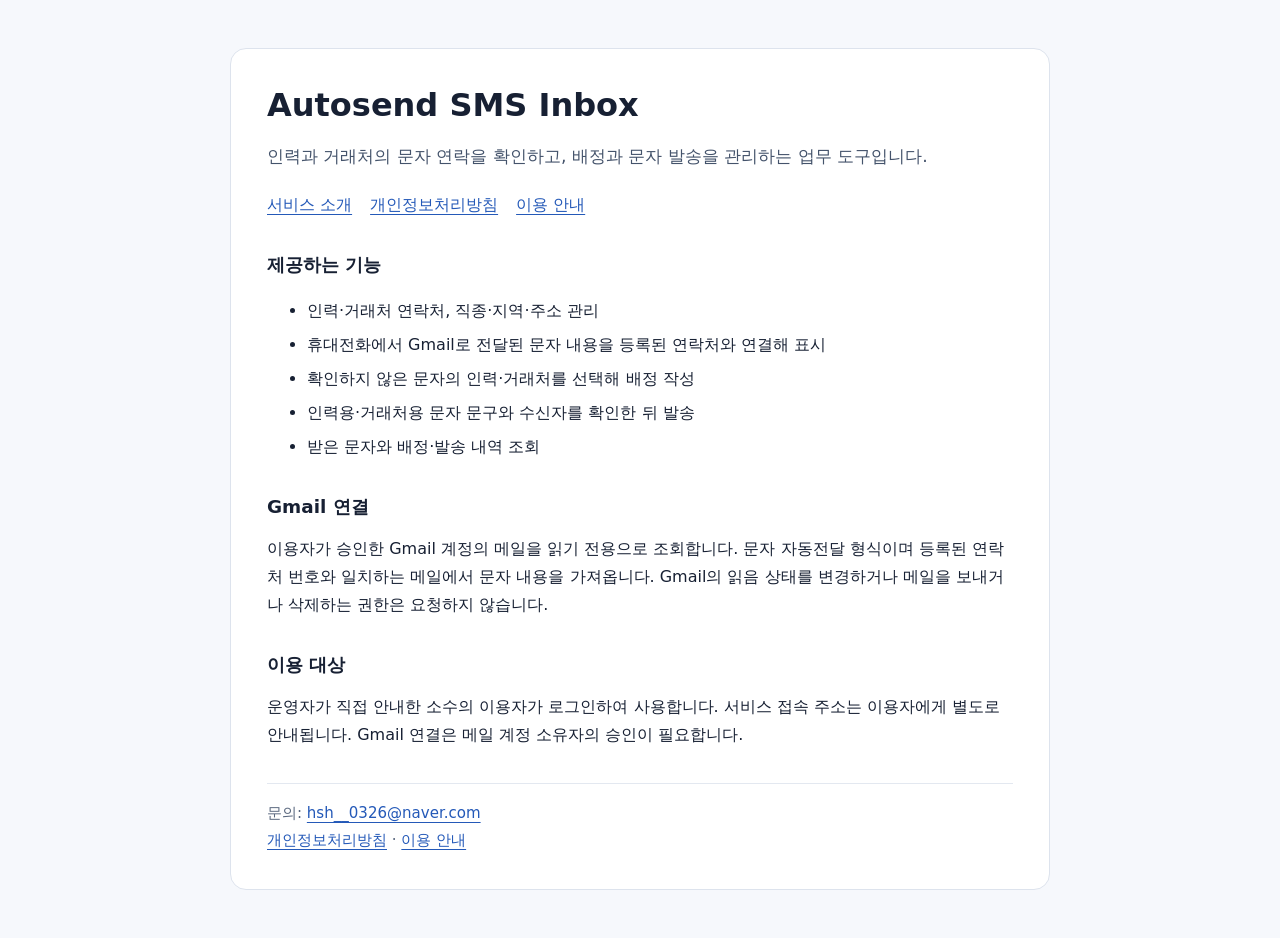
<file: index.html>
<!doctype html>
<html lang="ko"><head><meta charset="utf-8"><meta name="viewport" content="width=device-width,initial-scale=1"><meta name="description" content="Autosend SMS Inbox의 기능과 Gmail 데이터 처리 안내"><title>Autosend SMS Inbox</title><link rel="stylesheet" href="site.css"></head>
<body><main><h1>Autosend SMS Inbox</h1><p class="intro">인력과 거래처의 문자 연락을 확인하고, 배정과 문자 발송을 관리하는 업무 도구입니다.</p><nav aria-label="서비스 안내"><a href="index.html" aria-current="page">서비스 소개</a><a href="privacy.html">개인정보처리방침</a><a href="terms.html">이용 안내</a></nav>
<h2>제공하는 기능</h2><ul><li>인력·거래처 연락처, 직종·지역·주소 관리</li><li>휴대전화에서 Gmail로 전달된 문자 내용을 등록된 연락처와 연결해 표시</li><li>확인하지 않은 문자의 인력·거래처를 선택해 배정 작성</li><li>인력용·거래처용 문자 문구와 수신자를 확인한 뒤 발송</li><li>받은 문자와 배정·발송 내역 조회</li></ul>
<h2>Gmail 연결</h2><p>이용자가 승인한 Gmail 계정의 메일을 읽기 전용으로 조회합니다. 문자 자동전달 형식이며 등록된 연락처 번호와 일치하는 메일에서 문자 내용을 가져옵니다. Gmail의 읽음 상태를 변경하거나 메일을 보내거나 삭제하는 권한은 요청하지 않습니다.</p>
<h2>이용 대상</h2><p>운영자가 직접 안내한 소수의 이용자가 로그인하여 사용합니다. 서비스 접속 주소는 이용자에게 별도로 안내됩니다. Gmail 연결은 메일 계정 소유자의 승인이 필요합니다.</p>
<footer>문의: <a href="mailto:hsh__0326@naver.com">hsh__0326@naver.com</a><br><a href="privacy.html">개인정보처리방침</a> · <a href="terms.html">이용 안내</a></footer></main></body></html>
</file>
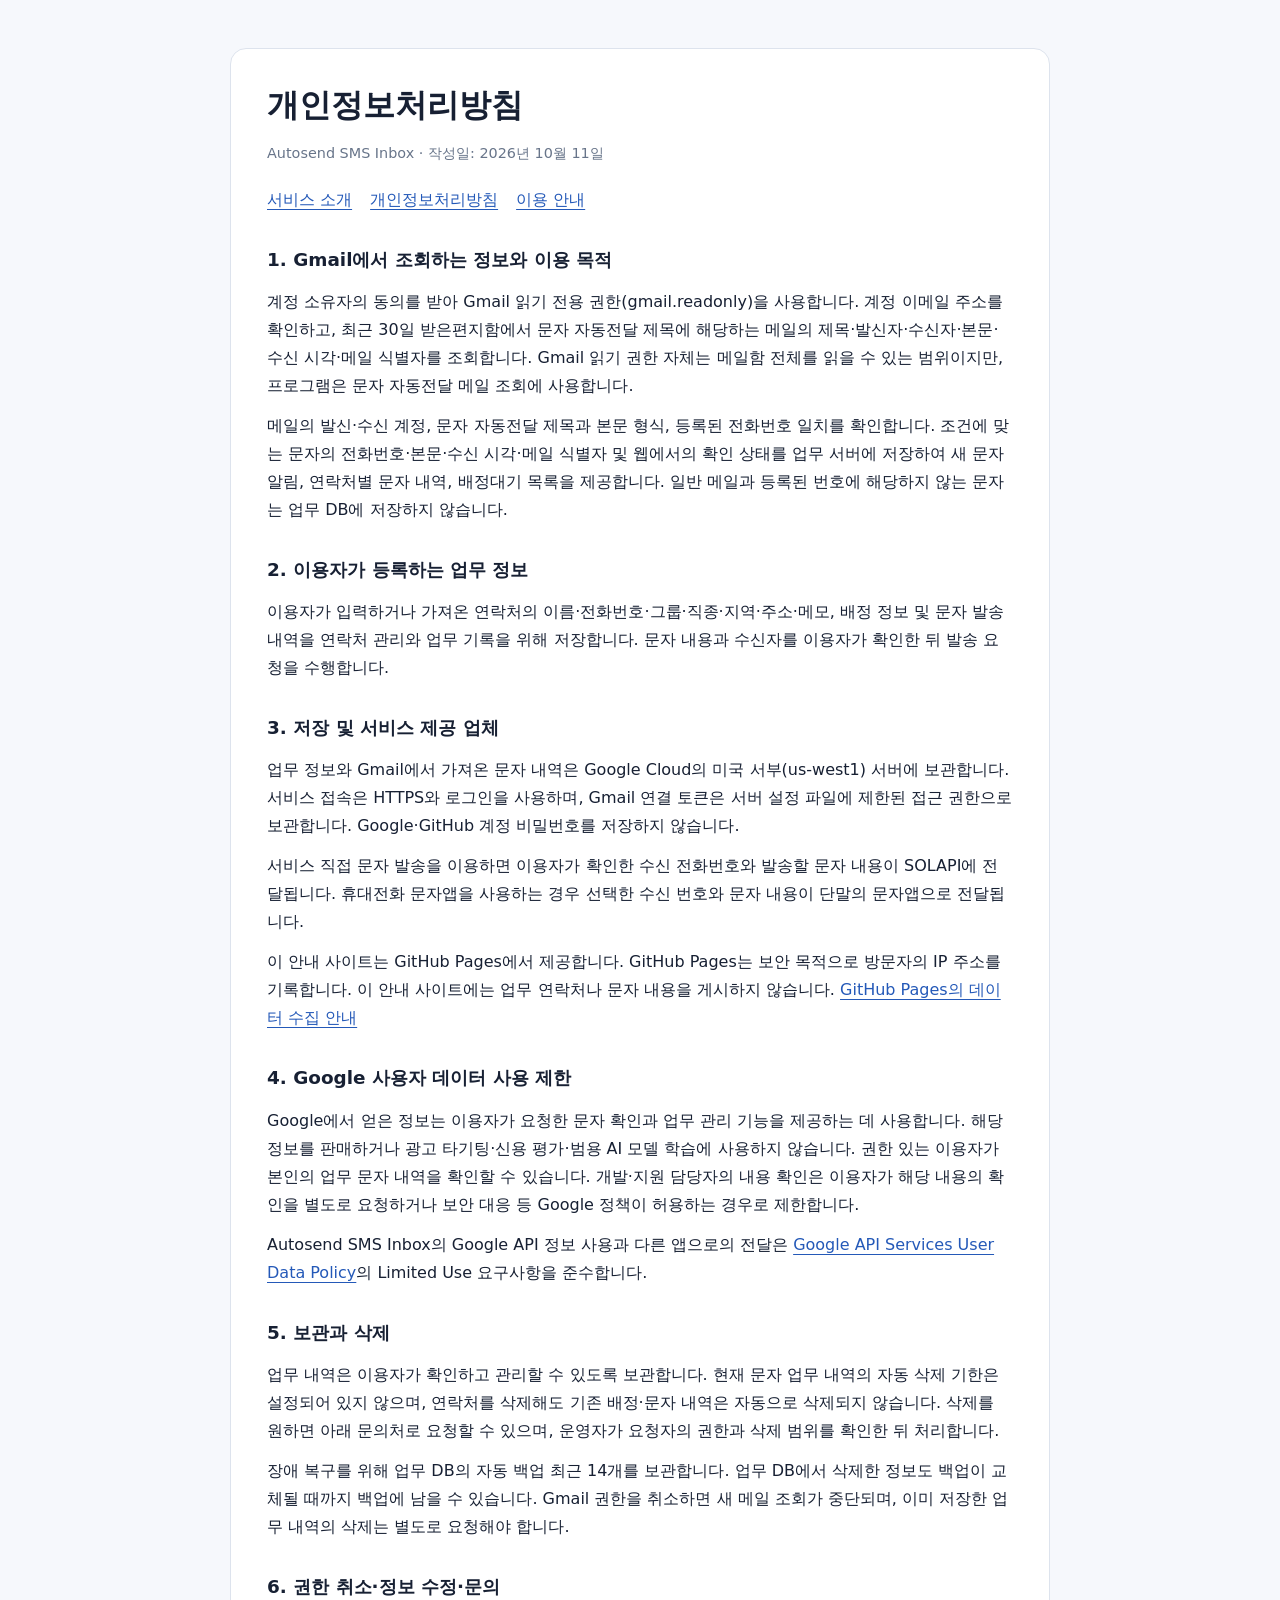
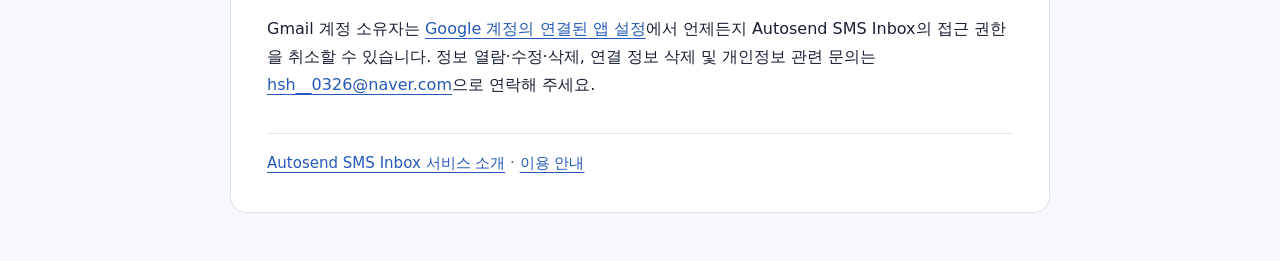
<file: privacy.html>
<!doctype html>
<html lang="ko"><head><meta charset="utf-8"><meta name="viewport" content="width=device-width,initial-scale=1"><title>개인정보처리방침 · Autosend SMS Inbox</title><link rel="stylesheet" href="site.css"></head>
<body><main><h1>개인정보처리방침</h1><p class="date">Autosend SMS Inbox · 작성일: 2026년 10월 11일</p><nav aria-label="서비스 안내"><a href="index.html">서비스 소개</a><a href="privacy.html" aria-current="page">개인정보처리방침</a><a href="terms.html">이용 안내</a></nav>
<h2>1. Gmail에서 조회하는 정보와 이용 목적</h2><p>계정 소유자의 동의를 받아 Gmail 읽기 전용 권한(gmail.readonly)을 사용합니다. 계정 이메일 주소를 확인하고, 최근 30일 받은편지함에서 문자 자동전달 제목에 해당하는 메일의 제목·발신자·수신자·본문·수신 시각·메일 식별자를 조회합니다. Gmail 읽기 권한 자체는 메일함 전체를 읽을 수 있는 범위이지만, 프로그램은 문자 자동전달 메일 조회에 사용합니다.</p><p>메일의 발신·수신 계정, 문자 자동전달 제목과 본문 형식, 등록된 전화번호 일치를 확인합니다. 조건에 맞는 문자의 전화번호·본문·수신 시각·메일 식별자 및 웹에서의 확인 상태를 업무 서버에 저장하여 새 문자 알림, 연락처별 문자 내역, 배정대기 목록을 제공합니다. 일반 메일과 등록된 번호에 해당하지 않는 문자는 업무 DB에 저장하지 않습니다.</p>
<h2>2. 이용자가 등록하는 업무 정보</h2><p>이용자가 입력하거나 가져온 연락처의 이름·전화번호·그룹·직종·지역·주소·메모, 배정 정보 및 문자 발송 내역을 연락처 관리와 업무 기록을 위해 저장합니다. 문자 내용과 수신자를 이용자가 확인한 뒤 발송 요청을 수행합니다.</p>
<h2>3. 저장 및 서비스 제공 업체</h2><p>업무 정보와 Gmail에서 가져온 문자 내역은 Google Cloud의 미국 서부(us-west1) 서버에 보관합니다. 서비스 접속은 HTTPS와 로그인을 사용하며, Gmail 연결 토큰은 서버 설정 파일에 제한된 접근 권한으로 보관합니다. Google·GitHub 계정 비밀번호를 저장하지 않습니다.</p><p>서비스 직접 문자 발송을 이용하면 이용자가 확인한 수신 전화번호와 발송할 문자 내용이 SOLAPI에 전달됩니다. 휴대전화 문자앱을 사용하는 경우 선택한 수신 번호와 문자 내용이 단말의 문자앱으로 전달됩니다.</p><p>이 안내 사이트는 GitHub Pages에서 제공합니다. GitHub Pages는 보안 목적으로 방문자의 IP 주소를 기록합니다. 이 안내 사이트에는 업무 연락처나 문자 내용을 게시하지 않습니다. <a href="https://docs.github.com/en/pages/getting-started-with-github-pages/what-is-github-pages">GitHub Pages의 데이터 수집 안내</a></p>
<h2>4. Google 사용자 데이터 사용 제한</h2><p>Google에서 얻은 정보는 이용자가 요청한 문자 확인과 업무 관리 기능을 제공하는 데 사용합니다. 해당 정보를 판매하거나 광고 타기팅·신용 평가·범용 AI 모델 학습에 사용하지 않습니다. 권한 있는 이용자가 본인의 업무 문자 내역을 확인할 수 있습니다. 개발·지원 담당자의 내용 확인은 이용자가 해당 내용의 확인을 별도로 요청하거나 보안 대응 등 Google 정책이 허용하는 경우로 제한합니다.</p><p>Autosend SMS Inbox의 Google API 정보 사용과 다른 앱으로의 전달은 <a href="https://developers.google.com/terms/api-services-user-data-policy">Google API Services User Data Policy</a>의 Limited Use 요구사항을 준수합니다.</p>
<h2>5. 보관과 삭제</h2><p>업무 내역은 이용자가 확인하고 관리할 수 있도록 보관합니다. 현재 문자 업무 내역의 자동 삭제 기한은 설정되어 있지 않으며, 연락처를 삭제해도 기존 배정·문자 내역은 자동으로 삭제되지 않습니다. 삭제를 원하면 아래 문의처로 요청할 수 있으며, 운영자가 요청자의 권한과 삭제 범위를 확인한 뒤 처리합니다.</p><p>장애 복구를 위해 업무 DB의 자동 백업 최근 14개를 보관합니다. 업무 DB에서 삭제한 정보도 백업이 교체될 때까지 백업에 남을 수 있습니다. Gmail 권한을 취소하면 새 메일 조회가 중단되며, 이미 저장한 업무 내역의 삭제는 별도로 요청해야 합니다.</p>
<h2>6. 권한 취소·정보 수정·문의</h2><p>Gmail 계정 소유자는 <a href="https://myaccount.google.com/connections">Google 계정의 연결된 앱 설정</a>에서 언제든지 Autosend SMS Inbox의 접근 권한을 취소할 수 있습니다. 정보 열람·수정·삭제, 연결 정보 삭제 및 개인정보 관련 문의는 <a href="mailto:hsh__0326@naver.com">hsh__0326@naver.com</a>으로 연락해 주세요.</p>
<footer><a href="index.html">Autosend SMS Inbox 서비스 소개</a> · <a href="terms.html">이용 안내</a></footer></main></body></html>
</file>
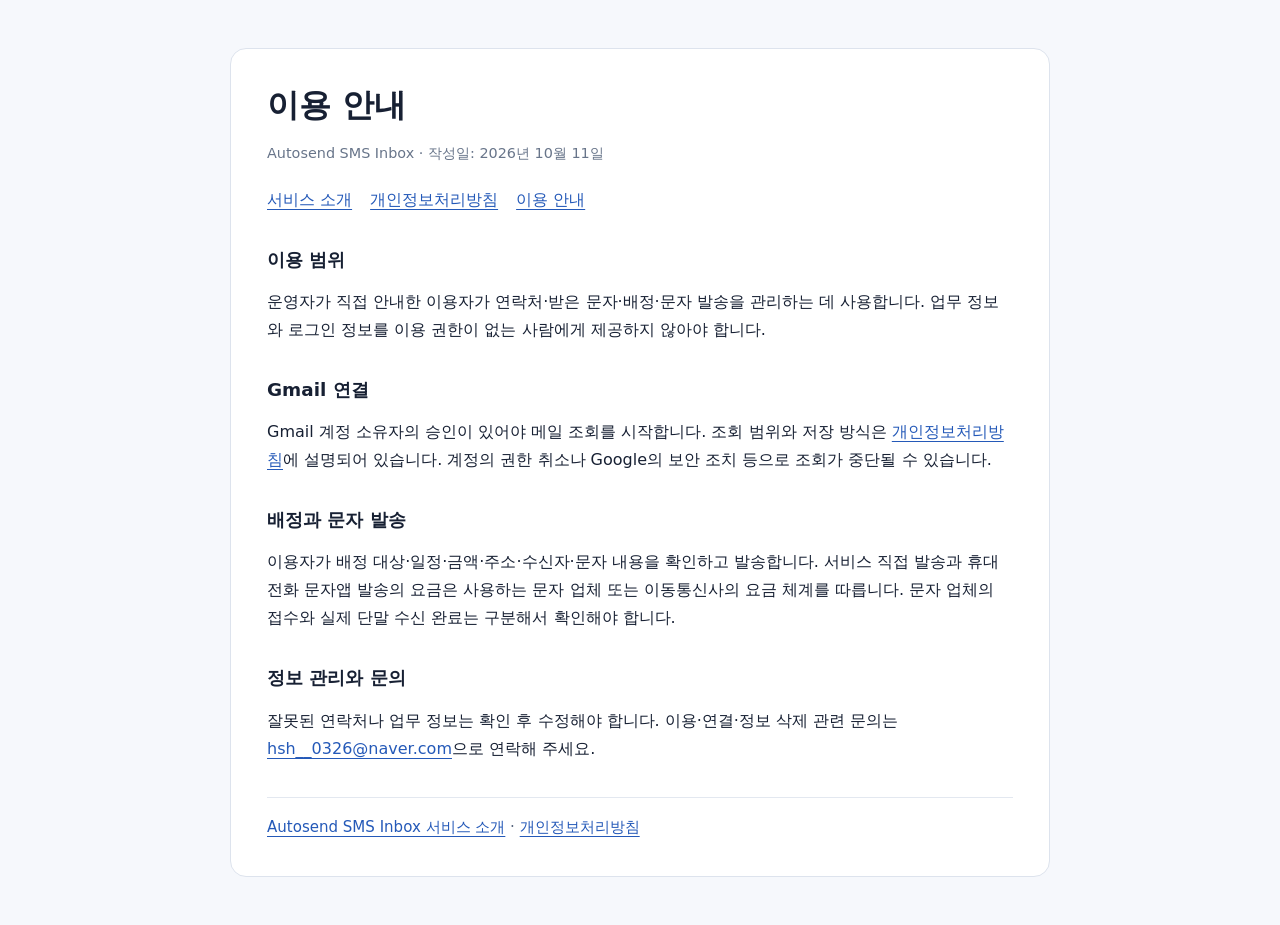
<file: terms.html>
<!doctype html>
<html lang="ko"><head><meta charset="utf-8"><meta name="viewport" content="width=device-width,initial-scale=1"><title>이용 안내 · Autosend SMS Inbox</title><link rel="stylesheet" href="site.css"></head>
<body><main><h1>이용 안내</h1><p class="date">Autosend SMS Inbox · 작성일: 2026년 10월 11일</p><nav aria-label="서비스 안내"><a href="index.html">서비스 소개</a><a href="privacy.html">개인정보처리방침</a><a href="terms.html" aria-current="page">이용 안내</a></nav>
<h2>이용 범위</h2><p>운영자가 직접 안내한 이용자가 연락처·받은 문자·배정·문자 발송을 관리하는 데 사용합니다. 업무 정보와 로그인 정보를 이용 권한이 없는 사람에게 제공하지 않아야 합니다.</p>
<h2>Gmail 연결</h2><p>Gmail 계정 소유자의 승인이 있어야 메일 조회를 시작합니다. 조회 범위와 저장 방식은 <a href="privacy.html">개인정보처리방침</a>에 설명되어 있습니다. 계정의 권한 취소나 Google의 보안 조치 등으로 조회가 중단될 수 있습니다.</p>
<h2>배정과 문자 발송</h2><p>이용자가 배정 대상·일정·금액·주소·수신자·문자 내용을 확인하고 발송합니다. 서비스 직접 발송과 휴대전화 문자앱 발송의 요금은 사용하는 문자 업체 또는 이동통신사의 요금 체계를 따릅니다. 문자 업체의 접수와 실제 단말 수신 완료는 구분해서 확인해야 합니다.</p>
<h2>정보 관리와 문의</h2><p>잘못된 연락처나 업무 정보는 확인 후 수정해야 합니다. 이용·연결·정보 삭제 관련 문의는 <a href="mailto:hsh__0326@naver.com">hsh__0326@naver.com</a>으로 연락해 주세요.</p>
<footer><a href="index.html">Autosend SMS Inbox 서비스 소개</a> · <a href="privacy.html">개인정보처리방침</a></footer></main></body></html>
</file>
<file: site.css>
:root{font-family:system-ui,-apple-system,"Apple SD Gothic Neo","Noto Sans KR",sans-serif;color:#172033;background:#f6f8fc;line-height:1.75}*{box-sizing:border-box}body{margin:0}main{max-width:820px;margin:48px auto;padding:36px;background:#fff;border:1px solid #dde3ed;border-radius:16px}nav{display:flex;flex-wrap:wrap;gap:18px;margin:20px 0 30px}a{color:#2459b8;text-underline-offset:4px}h1{font-size:2rem;line-height:1.3;margin:0 0 14px}h2{font-size:1.15rem;margin:30px 0 8px}p{margin:12px 0}li{margin:6px 0}.intro{font-size:1.08rem;color:#44536b}.date{font-size:.9rem;color:#68758a}footer{border-top:1px solid #e3e8f0;margin-top:34px;padding-top:16px;color:#59677e;font-size:.94rem}@media(max-width:600px){main{margin:0;border:0;border-radius:0;padding:28px 22px}h1{font-size:1.65rem}}
</file>
